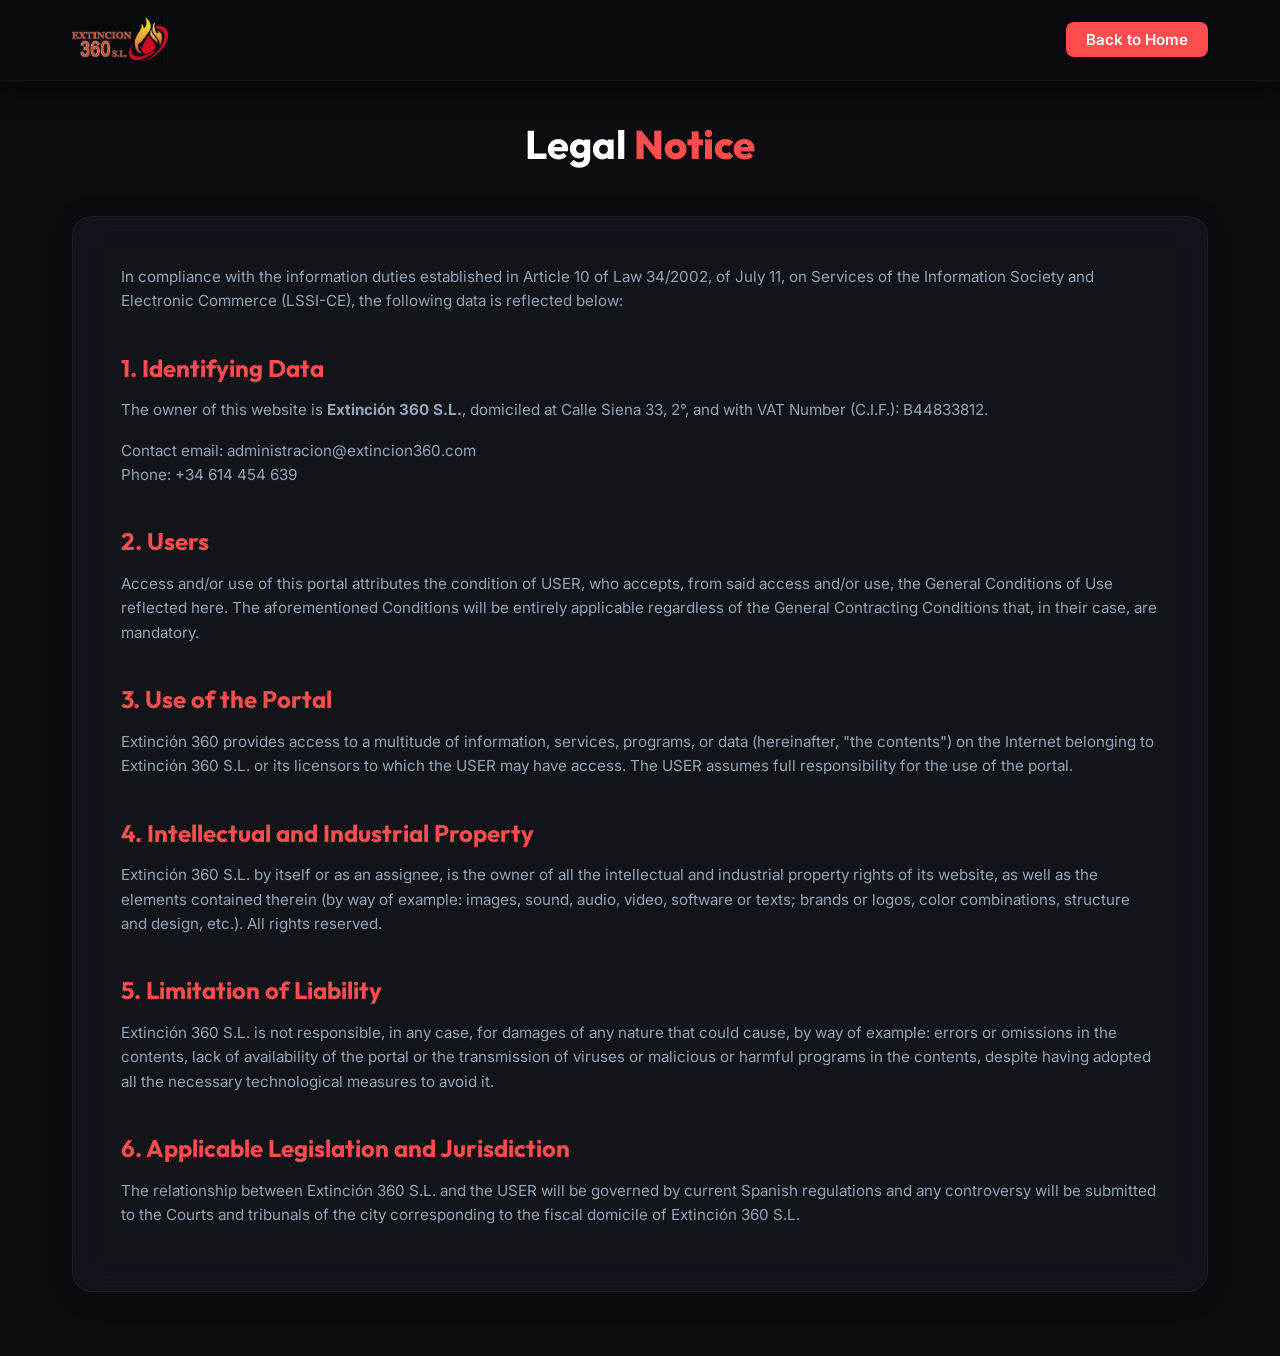
<file: aviso-legal-en.html>
<!DOCTYPE html>
<html lang="en">
<head>
    <meta charset="UTF-8">
    <meta name="viewport" content="width=device-width, initial-scale=1.0">
    <title>Legal Notice | Extinción 360</title>
    <link rel="preconnect" href="https://fonts.googleapis.com">
    <link rel="preconnect" href="https://fonts.gstatic.com" crossorigin>
    <link href="https://fonts.googleapis.com/css2?family=Outfit:wght@300;400;600;800&family=Inter:wght@400;500;700&display=swap" rel="stylesheet">
    <link rel="stylesheet" href="style.css">
    <style>
        .legal-header { padding-top: 120px; padding-bottom: 2rem; }
        .legal-content h2 { margin-top: 2.5rem; margin-bottom: 1rem; color: var(--primary); font-size: 1.5rem; }
        .legal-content p, .legal-content li { margin-bottom: 1rem; color: var(--text-muted); font-size: 0.95rem; }
        .legal-content ul { margin-left: 1.5rem; list-style-type: disc; margin-bottom: 1.5rem; }
    </style>
</head>
<body>
    <header class="header scrolled">
        <div class="container nav-container">
            <a href="index.html" class="logo">
                <img src="img/logo.jpeg" alt="Extinción 360 Logo" class="brand-logo-img" onerror="this.style.display='none'; this.nextElementSibling.style.display='flex';">
                <div class="brand-fallback" style="display: none;">
                    <span class="icon">🔥</span>
                    <span class="text">Extinción<span class="highlight">360</span></span>
                </div>
            </a>
            <nav class="nav-menu">
                <ul class="nav-list">
                    <li><a href="index.html" class="nav-link btn-cta-small">Back to Home</a></li>
                </ul>
            </nav>
        </div>
    </header>

    <section class="section legal-header text-center">
        <div class="container">
            <h1 class="section-title">Legal <span class="highlight">Notice</span></h1>
        </div>
    </section>

    <section class="container" style="margin-bottom: 4rem;">
        <div class="glass-card legal-content p-xl">
            <p>In compliance with the information duties established in Article 10 of Law 34/2002, of July 11, on Services of the Information Society and Electronic Commerce (LSSI-CE), the following data is reflected below:</p>
            
            <h2>1. Identifying Data</h2>
            <p>The owner of this website is <strong>Extinción 360 S.L.</strong>, domiciled at Calle Siena 33, 2°, and with VAT Number (C.I.F.): B44833812.</p>
            <p>Contact email: administracion@extincion360.com<br>Phone: +34 614 454 639</p>

            <h2>2. Users</h2>
            <p>Access and/or use of this portal attributes the condition of USER, who accepts, from said access and/or use, the General Conditions of Use reflected here. The aforementioned Conditions will be entirely applicable regardless of the General Contracting Conditions that, in their case, are mandatory.</p>

            <h2>3. Use of the Portal</h2>
            <p>Extinción 360 provides access to a multitude of information, services, programs, or data (hereinafter, "the contents") on the Internet belonging to Extinción 360 S.L. or its licensors to which the USER may have access. The USER assumes full responsibility for the use of the portal.</p>

            <h2>4. Intellectual and Industrial Property</h2>
            <p>Extinción 360 S.L. by itself or as an assignee, is the owner of all the intellectual and industrial property rights of its website, as well as the elements contained therein (by way of example: images, sound, audio, video, software or texts; brands or logos, color combinations, structure and design, etc.). All rights reserved.</p>

            <h2>5. Limitation of Liability</h2>
            <p>Extinción 360 S.L. is not responsible, in any case, for damages of any nature that could cause, by way of example: errors or omissions in the contents, lack of availability of the portal or the transmission of viruses or malicious or harmful programs in the contents, despite having adopted all the necessary technological measures to avoid it.</p>

            <h2>6. Applicable Legislation and Jurisdiction</h2>
            <p>The relationship between Extinción 360 S.L. and the USER will be governed by current Spanish regulations and any controversy will be submitted to the Courts and tribunals of the city corresponding to the fiscal domicile of Extinción 360 S.L.</p>
        </div>
    </section>
</body>
</html>
</file>
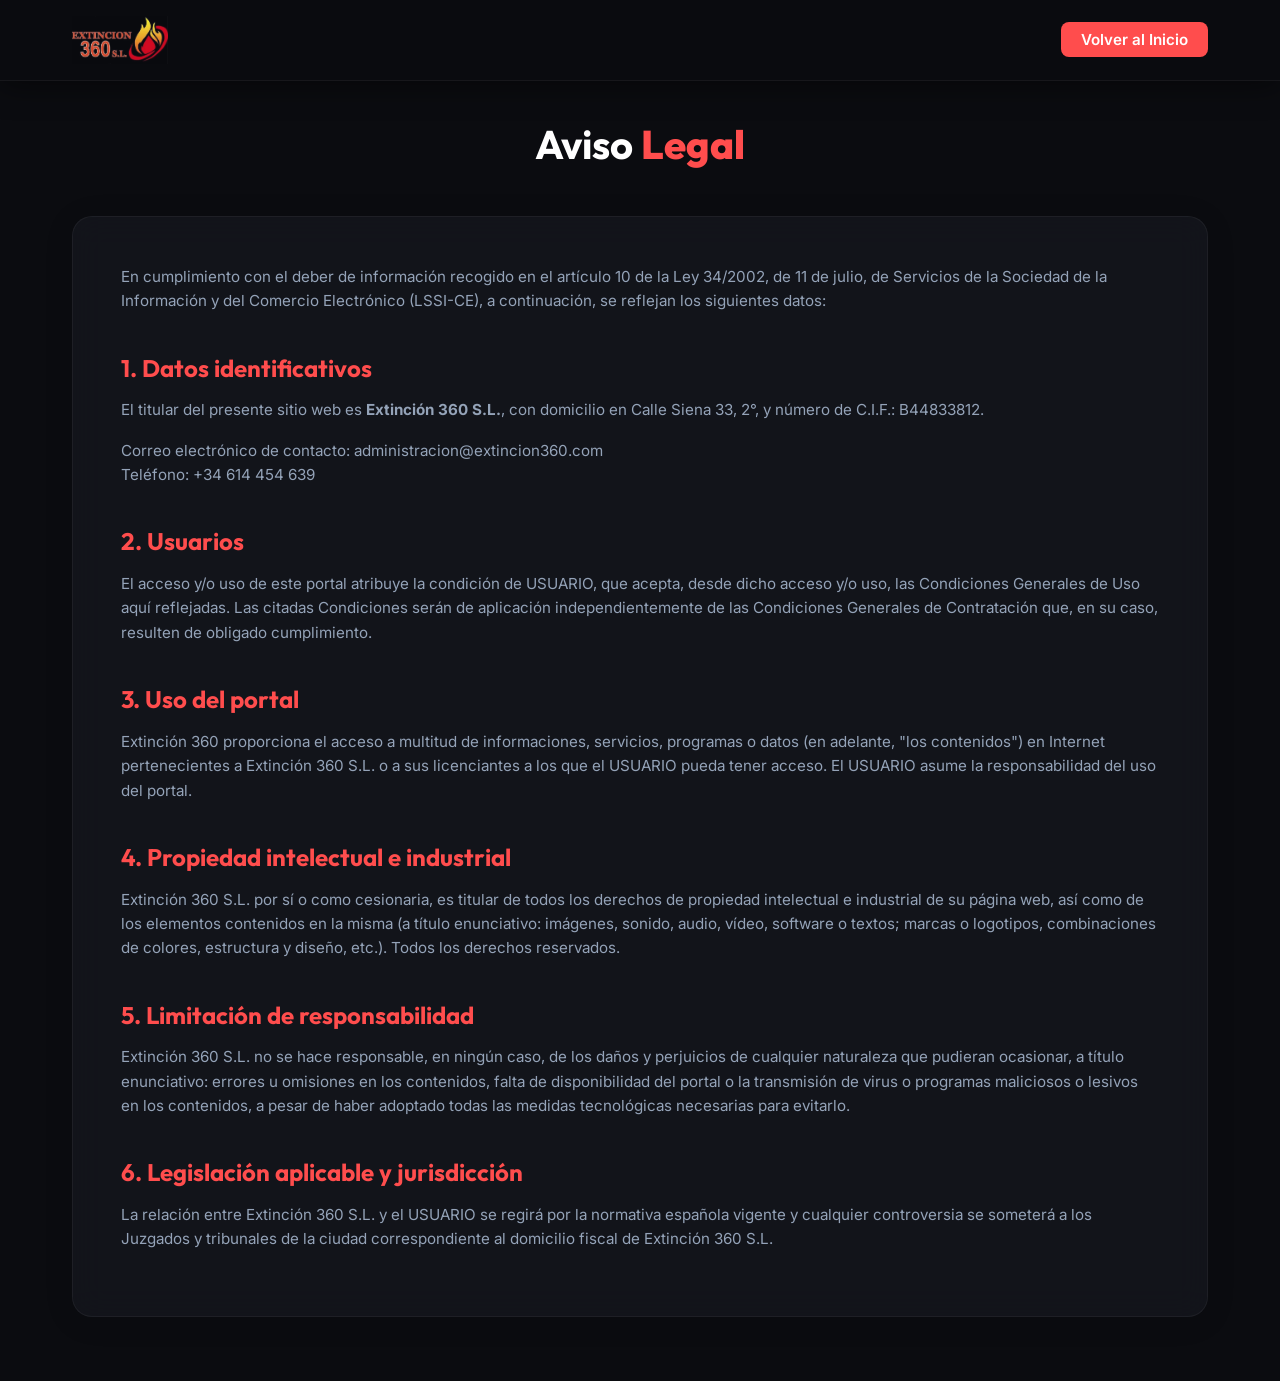
<file: aviso-legal.html>
<!DOCTYPE html>
<html lang="es">
<head>
    <meta charset="UTF-8">
    <meta name="viewport" content="width=device-width, initial-scale=1.0">
    <title>Aviso Legal | Extinción 360</title>
    <link rel="preconnect" href="https://fonts.googleapis.com">
    <link rel="preconnect" href="https://fonts.gstatic.com" crossorigin>
    <link href="https://fonts.googleapis.com/css2?family=Outfit:wght@300;400;600;800&family=Inter:wght@400;500;700&display=swap" rel="stylesheet">
    <link rel="stylesheet" href="style.css">
    <style>
        .legal-header { padding-top: 120px; padding-bottom: 2rem; }
        .legal-content h2 { margin-top: 2.5rem; margin-bottom: 1rem; color: var(--primary); font-size: 1.5rem; }
        .legal-content p, .legal-content li { margin-bottom: 1rem; color: var(--text-muted); font-size: 0.95rem; }
        .legal-content ul { margin-left: 1.5rem; list-style-type: disc; margin-bottom: 1.5rem; }
    </style>
</head>
<body>
    <header class="header scrolled">
        <div class="container nav-container">
            <a href="index.html" class="logo">
                <img src="img/logo.jpeg" alt="Extinción 360 Logo" class="brand-logo-img" onerror="this.style.display='none'; this.nextElementSibling.style.display='flex';">
                <div class="brand-fallback" style="display: none;">
                    <span class="icon">🔥</span>
                    <span class="text">Extinción<span class="highlight">360</span></span>
                </div>
            </a>
            <nav class="nav-menu">
                <ul class="nav-list">
                    <li><a href="index.html" class="nav-link btn-cta-small">Volver al Inicio</a></li>
                </ul>
            </nav>
        </div>
    </header>

    <section class="section legal-header text-center">
        <div class="container">
            <h1 class="section-title">Aviso <span class="highlight">Legal</span></h1>
        </div>
    </section>

    <section class="container" style="margin-bottom: 4rem;">
        <div class="glass-card legal-content p-xl">
            <p>En cumplimiento con el deber de información recogido en el artículo 10 de la Ley 34/2002, de 11 de julio, de Servicios de la Sociedad de la Información y del Comercio Electrónico (LSSI-CE), a continuación, se reflejan los siguientes datos:</p>
            
            <h2>1. Datos identificativos</h2>
            <p>El titular del presente sitio web es <strong>Extinción 360 S.L.</strong>, con domicilio en Calle Siena 33, 2°, y número de C.I.F.: B44833812.</p>
            <p>Correo electrónico de contacto: administracion@extincion360.com<br>Teléfono: +34 614 454 639</p>

            <h2>2. Usuarios</h2>
            <p>El acceso y/o uso de este portal atribuye la condición de USUARIO, que acepta, desde dicho acceso y/o uso, las Condiciones Generales de Uso aquí reflejadas. Las citadas Condiciones serán de aplicación independientemente de las Condiciones Generales de Contratación que, en su caso, resulten de obligado cumplimiento.</p>

            <h2>3. Uso del portal</h2>
            <p>Extinción 360 proporciona el acceso a multitud de informaciones, servicios, programas o datos (en adelante, "los contenidos") en Internet pertenecientes a Extinción 360 S.L. o a sus licenciantes a los que el USUARIO pueda tener acceso. El USUARIO asume la responsabilidad del uso del portal.</p>

            <h2>4. Propiedad intelectual e industrial</h2>
            <p>Extinción 360 S.L. por sí o como cesionaria, es titular de todos los derechos de propiedad intelectual e industrial de su página web, así como de los elementos contenidos en la misma (a título enunciativo: imágenes, sonido, audio, vídeo, software o textos; marcas o logotipos, combinaciones de colores, estructura y diseño, etc.). Todos los derechos reservados.</p>

            <h2>5. Limitación de responsabilidad</h2>
            <p>Extinción 360 S.L. no se hace responsable, en ningún caso, de los daños y perjuicios de cualquier naturaleza que pudieran ocasionar, a título enunciativo: errores u omisiones en los contenidos, falta de disponibilidad del portal o la transmisión de virus o programas maliciosos o lesivos en los contenidos, a pesar de haber adoptado todas las medidas tecnológicas necesarias para evitarlo.</p>

            <h2>6. Legislación aplicable y jurisdicción</h2>
            <p>La relación entre Extinción 360 S.L. y el USUARIO se regirá por la normativa española vigente y cualquier controversia se someterá a los Juzgados y tribunales de la ciudad correspondiente al domicilio fiscal de Extinción 360 S.L.</p>
        </div>
    </section>
</body>
</html>
</file>
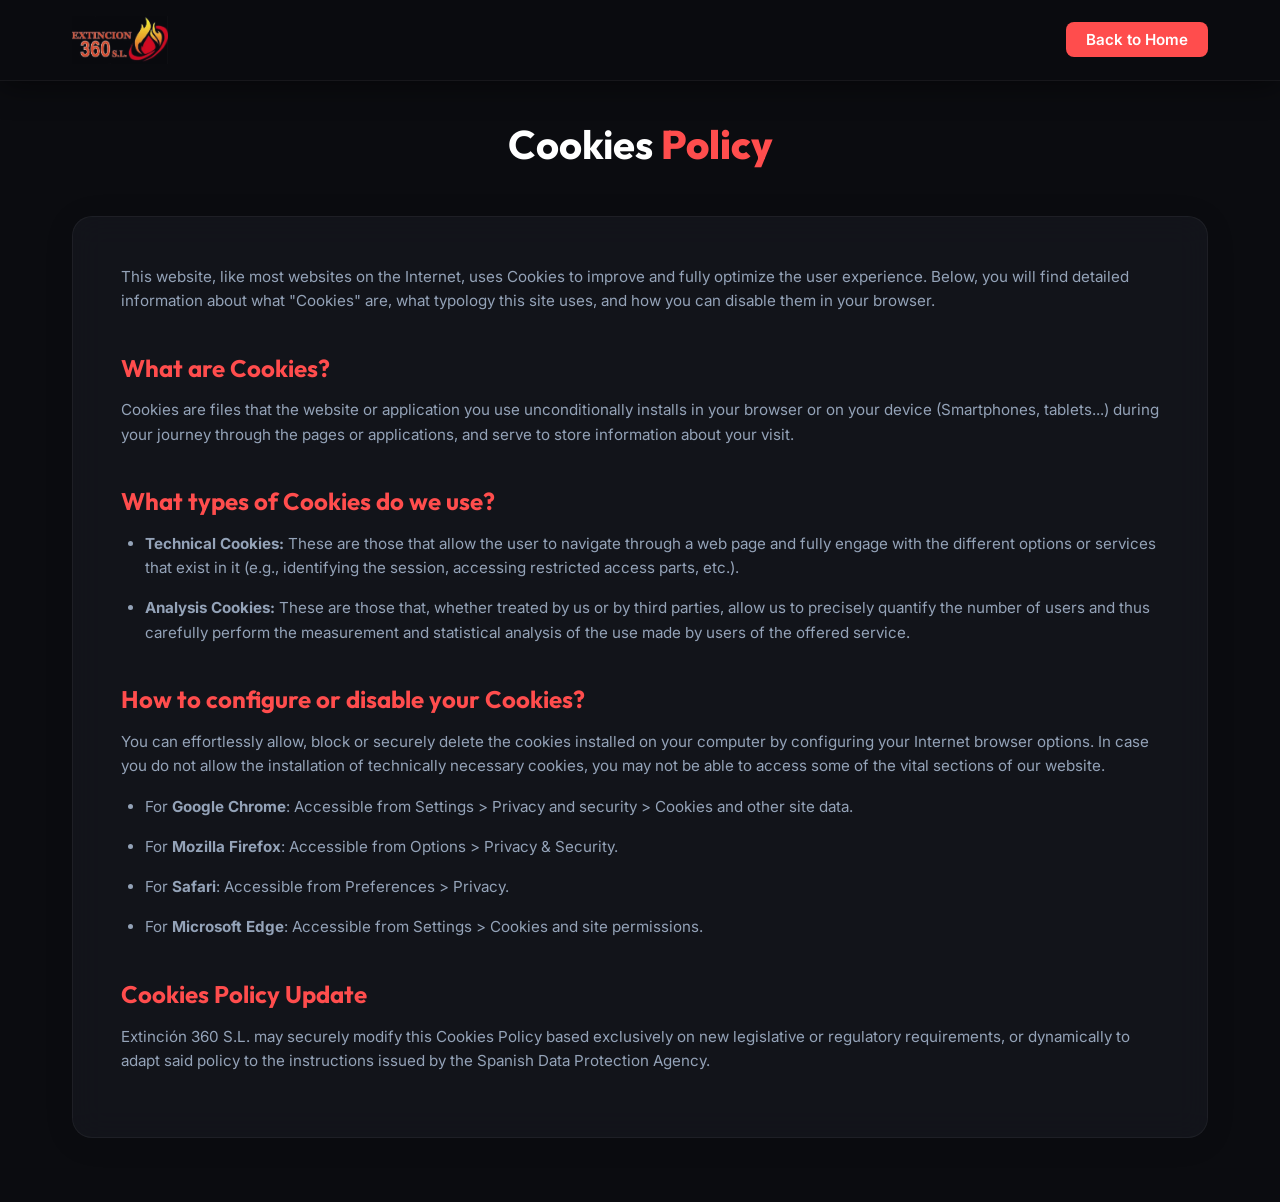
<file: politica-cookies-en.html>
<!DOCTYPE html>
<html lang="en">
<head>
    <meta charset="UTF-8">
    <meta name="viewport" content="width=device-width, initial-scale=1.0">
    <title>Cookies Policy | Extinción 360</title>
    <link rel="preconnect" href="https://fonts.googleapis.com">
    <link rel="preconnect" href="https://fonts.gstatic.com" crossorigin>
    <link href="https://fonts.googleapis.com/css2?family=Outfit:wght@300;400;600;800&family=Inter:wght@400;500;700&display=swap" rel="stylesheet">
    <link rel="stylesheet" href="style.css">
    <style>
        .legal-header { padding-top: 120px; padding-bottom: 2rem; }
        .legal-content h2 { margin-top: 2.5rem; margin-bottom: 1rem; color: var(--primary); font-size: 1.5rem; }
        .legal-content p, .legal-content li { margin-bottom: 1rem; color: var(--text-muted); font-size: 0.95rem; }
        .legal-content ul { margin-left: 1.5rem; list-style-type: disc; margin-bottom: 1.5rem; }
    </style>
</head>
<body>
    <header class="header scrolled">
        <div class="container nav-container">
            <a href="index.html" class="logo">
                <img src="img/logo.jpeg" alt="Extinción 360 Logo" class="brand-logo-img" onerror="this.style.display='none'; this.nextElementSibling.style.display='flex';">
                <div class="brand-fallback" style="display: none;">
                    <span class="icon">🔥</span>
                    <span class="text">Extinción<span class="highlight">360</span></span>
                </div>
            </a>
            <nav class="nav-menu">
                <ul class="nav-list">
                    <li><a href="index.html" class="nav-link btn-cta-small">Back to Home</a></li>
                </ul>
            </nav>
        </div>
    </header>

    <section class="section legal-header text-center">
        <div class="container">
            <h1 class="section-title">Cookies <span class="highlight">Policy</span></h1>
        </div>
    </section>

    <section class="container" style="margin-bottom: 4rem;">
        <div class="glass-card legal-content p-xl">
            <p>This website, like most websites on the Internet, uses Cookies to improve and fully optimize the user experience. Below, you will find detailed information about what "Cookies" are, what typology this site uses, and how you can disable them in your browser.</p>

            <h2>What are Cookies?</h2>
            <p>Cookies are files that the website or application you use unconditionally installs in your browser or on your device (Smartphones, tablets...) during your journey through the pages or applications, and serve to store information about your visit.</p>

            <h2>What types of Cookies do we use?</h2>
            <ul>
                <li><strong>Technical Cookies:</strong> These are those that allow the user to navigate through a web page and fully engage with the different options or services that exist in it (e.g., identifying the session, accessing restricted access parts, etc.).</li>
                <li><strong>Analysis Cookies:</strong> These are those that, whether treated by us or by third parties, allow us to precisely quantify the number of users and thus carefully perform the measurement and statistical analysis of the use made by users of the offered service.</li>
            </ul>

            <h2>How to configure or disable your Cookies?</h2>
            <p>You can effortlessly allow, block or securely delete the cookies installed on your computer by configuring your Internet browser options. In case you do not allow the installation of technically necessary cookies, you may not be able to access some of the vital sections of our website.</p>
            <ul>
                <li>For <strong>Google Chrome</strong>: Accessible from Settings > Privacy and security > Cookies and other site data.</li>
                <li>For <strong>Mozilla Firefox</strong>: Accessible from Options > Privacy & Security.</li>
                <li>For <strong>Safari</strong>: Accessible from Preferences > Privacy.</li>
                <li>For <strong>Microsoft Edge</strong>: Accessible from Settings > Cookies and site permissions.</li>
            </ul>

            <h2>Cookies Policy Update</h2>
            <p>Extinción 360 S.L. may securely modify this Cookies Policy based exclusively on new legislative or regulatory requirements, or dynamically to adapt said policy to the instructions issued by the Spanish Data Protection Agency.</p>
        </div>
    </section>
</body>
</html>
</file>
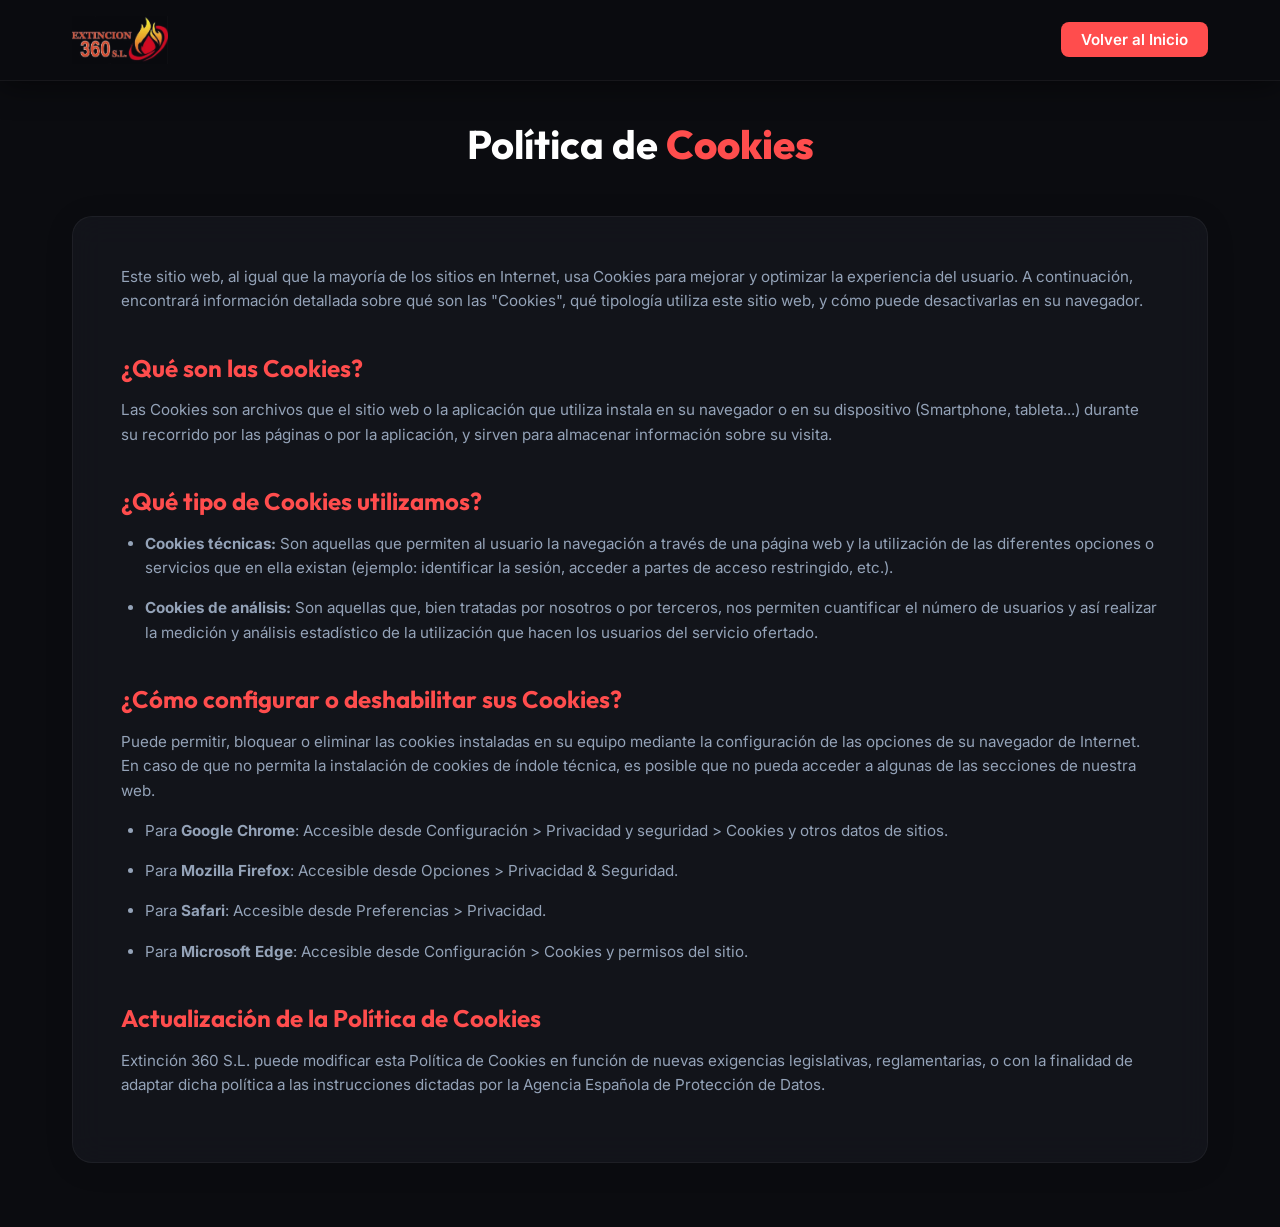
<file: politica-cookies.html>
<!DOCTYPE html>
<html lang="es">
<head>
    <meta charset="UTF-8">
    <meta name="viewport" content="width=device-width, initial-scale=1.0">
    <title>Política de Cookies | Extinción 360</title>
    <link rel="preconnect" href="https://fonts.googleapis.com">
    <link rel="preconnect" href="https://fonts.gstatic.com" crossorigin>
    <link href="https://fonts.googleapis.com/css2?family=Outfit:wght@300;400;600;800&family=Inter:wght@400;500;700&display=swap" rel="stylesheet">
    <link rel="stylesheet" href="style.css">
    <style>
        .legal-header { padding-top: 120px; padding-bottom: 2rem; }
        .legal-content h2 { margin-top: 2.5rem; margin-bottom: 1rem; color: var(--primary); font-size: 1.5rem; }
        .legal-content p, .legal-content li { margin-bottom: 1rem; color: var(--text-muted); font-size: 0.95rem; }
        .legal-content ul { margin-left: 1.5rem; list-style-type: disc; margin-bottom: 1.5rem; }
    </style>
</head>
<body>
    <header class="header scrolled">
        <div class="container nav-container">
            <a href="index.html" class="logo">
                <img src="img/logo.jpeg" alt="Extinción 360 Logo" class="brand-logo-img" onerror="this.style.display='none'; this.nextElementSibling.style.display='flex';">
                <div class="brand-fallback" style="display: none;">
                    <span class="icon">🔥</span>
                    <span class="text">Extinción<span class="highlight">360</span></span>
                </div>
            </a>
            <nav class="nav-menu">
                <ul class="nav-list">
                    <li><a href="index.html" class="nav-link btn-cta-small">Volver al Inicio</a></li>
                </ul>
            </nav>
        </div>
    </header>

    <section class="section legal-header text-center">
        <div class="container">
            <h1 class="section-title">Política de <span class="highlight">Cookies</span></h1>
        </div>
    </section>

    <section class="container" style="margin-bottom: 4rem;">
        <div class="glass-card legal-content p-xl">
            <p>Este sitio web, al igual que la mayoría de los sitios en Internet, usa Cookies para mejorar y optimizar la experiencia del usuario. A continuación, encontrará información detallada sobre qué son las "Cookies", qué tipología utiliza este sitio web, y cómo puede desactivarlas en su navegador.</p>

            <h2>¿Qué son las Cookies?</h2>
            <p>Las Cookies son archivos que el sitio web o la aplicación que utiliza instala en su navegador o en su dispositivo (Smartphone, tableta...) durante su recorrido por las páginas o por la aplicación, y sirven para almacenar información sobre su visita.</p>

            <h2>¿Qué tipo de Cookies utilizamos?</h2>
            <ul>
                <li><strong>Cookies técnicas:</strong> Son aquellas que permiten al usuario la navegación a través de una página web y la utilización de las diferentes opciones o servicios que en ella existan (ejemplo: identificar la sesión, acceder a partes de acceso restringido, etc.).</li>
                <li><strong>Cookies de análisis:</strong> Son aquellas que, bien tratadas por nosotros o por terceros, nos permiten cuantificar el número de usuarios y así realizar la medición y análisis estadístico de la utilización que hacen los usuarios del servicio ofertado.</li>
            </ul>

            <h2>¿Cómo configurar o deshabilitar sus Cookies?</h2>
            <p>Puede permitir, bloquear o eliminar las cookies instaladas en su equipo mediante la configuración de las opciones de su navegador de Internet. En caso de que no permita la instalación de cookies de índole técnica, es posible que no pueda acceder a algunas de las secciones de nuestra web.</p>
            <ul>
                <li>Para <strong>Google Chrome</strong>: Accesible desde Configuración > Privacidad y seguridad > Cookies y otros datos de sitios.</li>
                <li>Para <strong>Mozilla Firefox</strong>: Accesible desde Opciones > Privacidad & Seguridad.</li>
                <li>Para <strong>Safari</strong>: Accesible desde Preferencias > Privacidad.</li>
                <li>Para <strong>Microsoft Edge</strong>: Accesible desde Configuración > Cookies y permisos del sitio.</li>
            </ul>

            <h2>Actualización de la Política de Cookies</h2>
            <p>Extinción 360 S.L. puede modificar esta Política de Cookies en función de nuevas exigencias legislativas, reglamentarias, o con la finalidad de adaptar dicha política a las instrucciones dictadas por la Agencia Española de Protección de Datos.</p>
        </div>
    </section>
</body>
</html>
</file>
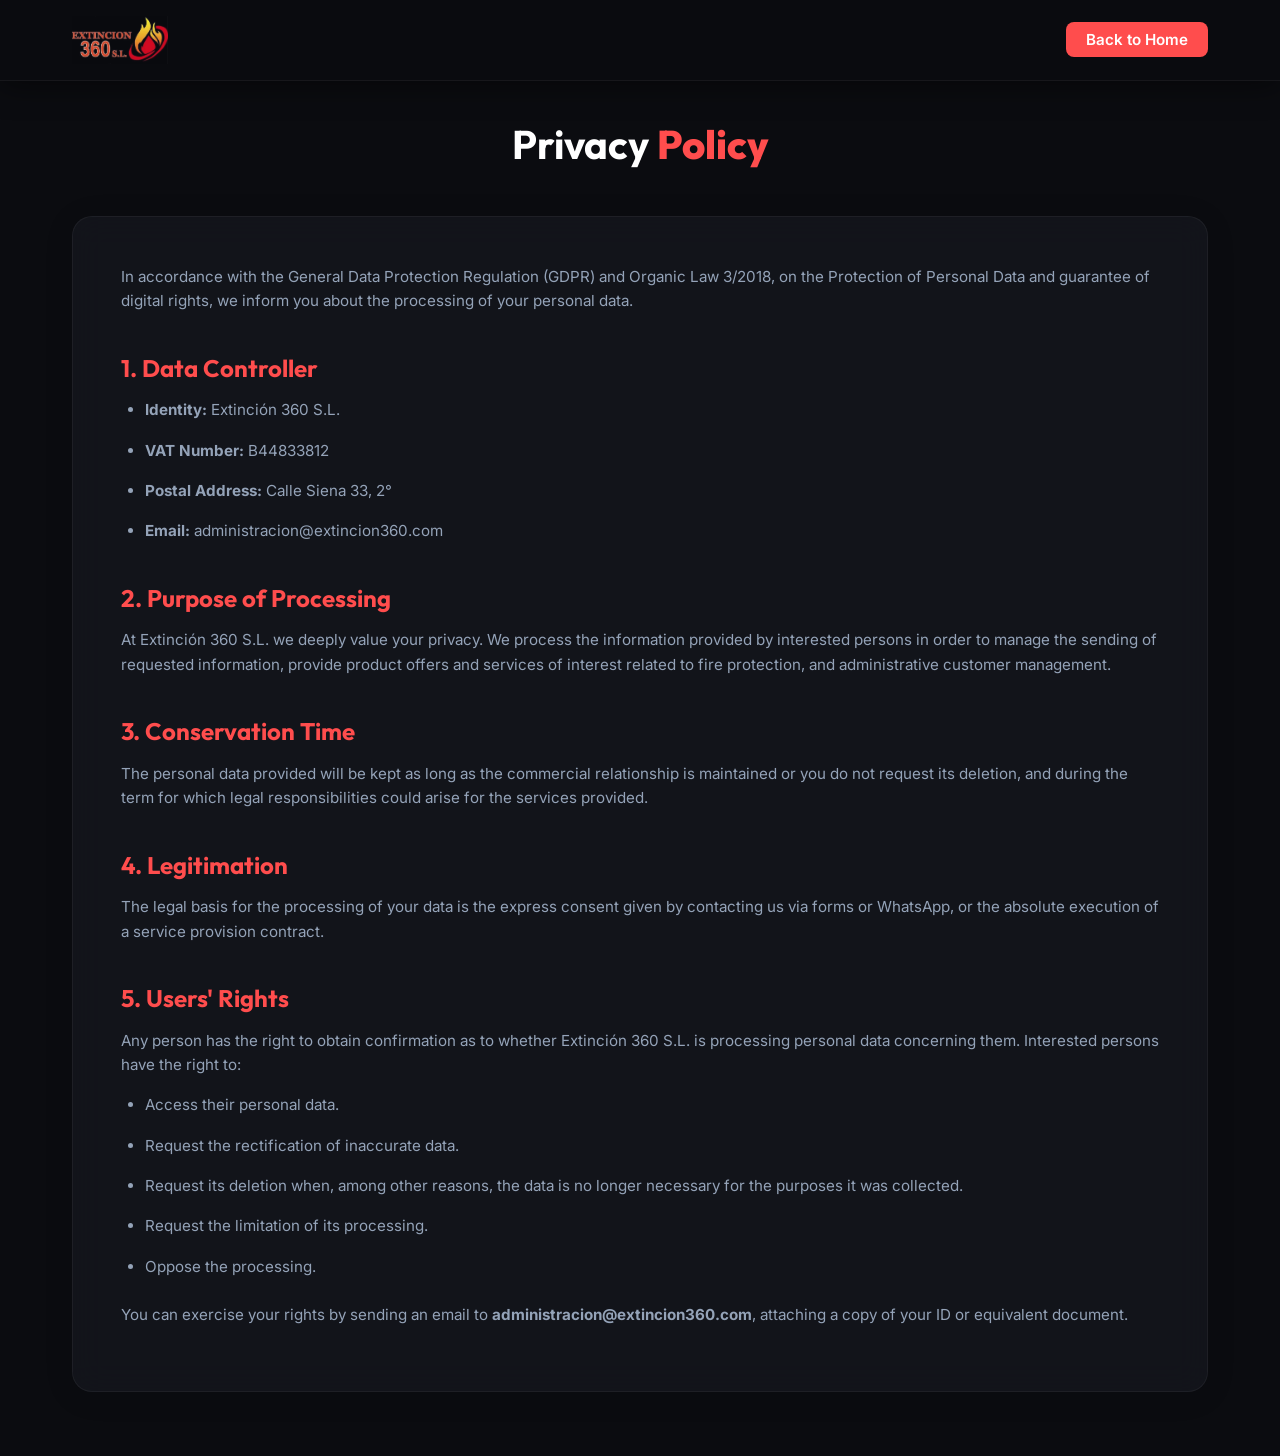
<file: politica-privacidad-en.html>
<!DOCTYPE html>
<html lang="en">
<head>
    <meta charset="UTF-8">
    <meta name="viewport" content="width=device-width, initial-scale=1.0">
    <title>Privacy Policy | Extinción 360</title>
    <link rel="preconnect" href="https://fonts.googleapis.com">
    <link rel="preconnect" href="https://fonts.gstatic.com" crossorigin>
    <link href="https://fonts.googleapis.com/css2?family=Outfit:wght@300;400;600;800&family=Inter:wght@400;500;700&display=swap" rel="stylesheet">
    <link rel="stylesheet" href="style.css">
    <style>
        .legal-header { padding-top: 120px; padding-bottom: 2rem; }
        .legal-content h2 { margin-top: 2.5rem; margin-bottom: 1rem; color: var(--primary); font-size: 1.5rem; }
        .legal-content p, .legal-content li { margin-bottom: 1rem; color: var(--text-muted); font-size: 0.95rem; }
        .legal-content ul { margin-left: 1.5rem; list-style-type: disc; margin-bottom: 1.5rem; }
    </style>
</head>
<body>
    <header class="header scrolled">
        <div class="container nav-container">
            <a href="index.html" class="logo">
                <img src="img/logo.jpeg" alt="Extinción 360 Logo" class="brand-logo-img" onerror="this.style.display='none'; this.nextElementSibling.style.display='flex';">
                <div class="brand-fallback" style="display: none;">
                    <span class="icon">🔥</span>
                    <span class="text">Extinción<span class="highlight">360</span></span>
                </div>
            </a>
            <nav class="nav-menu">
                <ul class="nav-list">
                    <li><a href="index.html" class="nav-link btn-cta-small">Back to Home</a></li>
                </ul>
            </nav>
        </div>
    </header>

    <section class="section legal-header text-center">
        <div class="container">
            <h1 class="section-title">Privacy <span class="highlight">Policy</span></h1>
        </div>
    </section>

    <section class="container" style="margin-bottom: 4rem;">
        <div class="glass-card legal-content p-xl">
            <p>In accordance with the General Data Protection Regulation (GDPR) and Organic Law 3/2018, on the Protection of Personal Data and guarantee of digital rights, we inform you about the processing of your personal data.</p>

            <h2>1. Data Controller</h2>
            <ul>
                <li><strong>Identity:</strong> Extinción 360 S.L.</li>
                <li><strong>VAT Number:</strong> B44833812</li>
                <li><strong>Postal Address:</strong> Calle Siena 33, 2°</li>
                <li><strong>Email:</strong> administracion@extincion360.com</li>
            </ul>

            <h2>2. Purpose of Processing</h2>
            <p>At Extinción 360 S.L. we deeply value your privacy. We process the information provided by interested persons in order to manage the sending of requested information, provide product offers and services of interest related to fire protection, and administrative customer management.</p>

            <h2>3. Conservation Time</h2>
            <p>The personal data provided will be kept as long as the commercial relationship is maintained or you do not request its deletion, and during the term for which legal responsibilities could arise for the services provided.</p>

            <h2>4. Legitimation</h2>
            <p>The legal basis for the processing of your data is the express consent given by contacting us via forms or WhatsApp, or the absolute execution of a service provision contract.</p>

            <h2>5. Users' Rights</h2>
            <p>Any person has the right to obtain confirmation as to whether Extinción 360 S.L. is processing personal data concerning them. Interested persons have the right to:</p>
            <ul>
                <li>Access their personal data.</li>
                <li>Request the rectification of inaccurate data.</li>
                <li>Request its deletion when, among other reasons, the data is no longer necessary for the purposes it was collected.</li>
                <li>Request the limitation of its processing.</li>
                <li>Oppose the processing.</li>
            </ul>
            <p>You can exercise your rights by sending an email to <strong>administracion@extincion360.com</strong>, attaching a copy of your ID or equivalent document.</p>
        </div>
    </section>
</body>
</html>
</file>
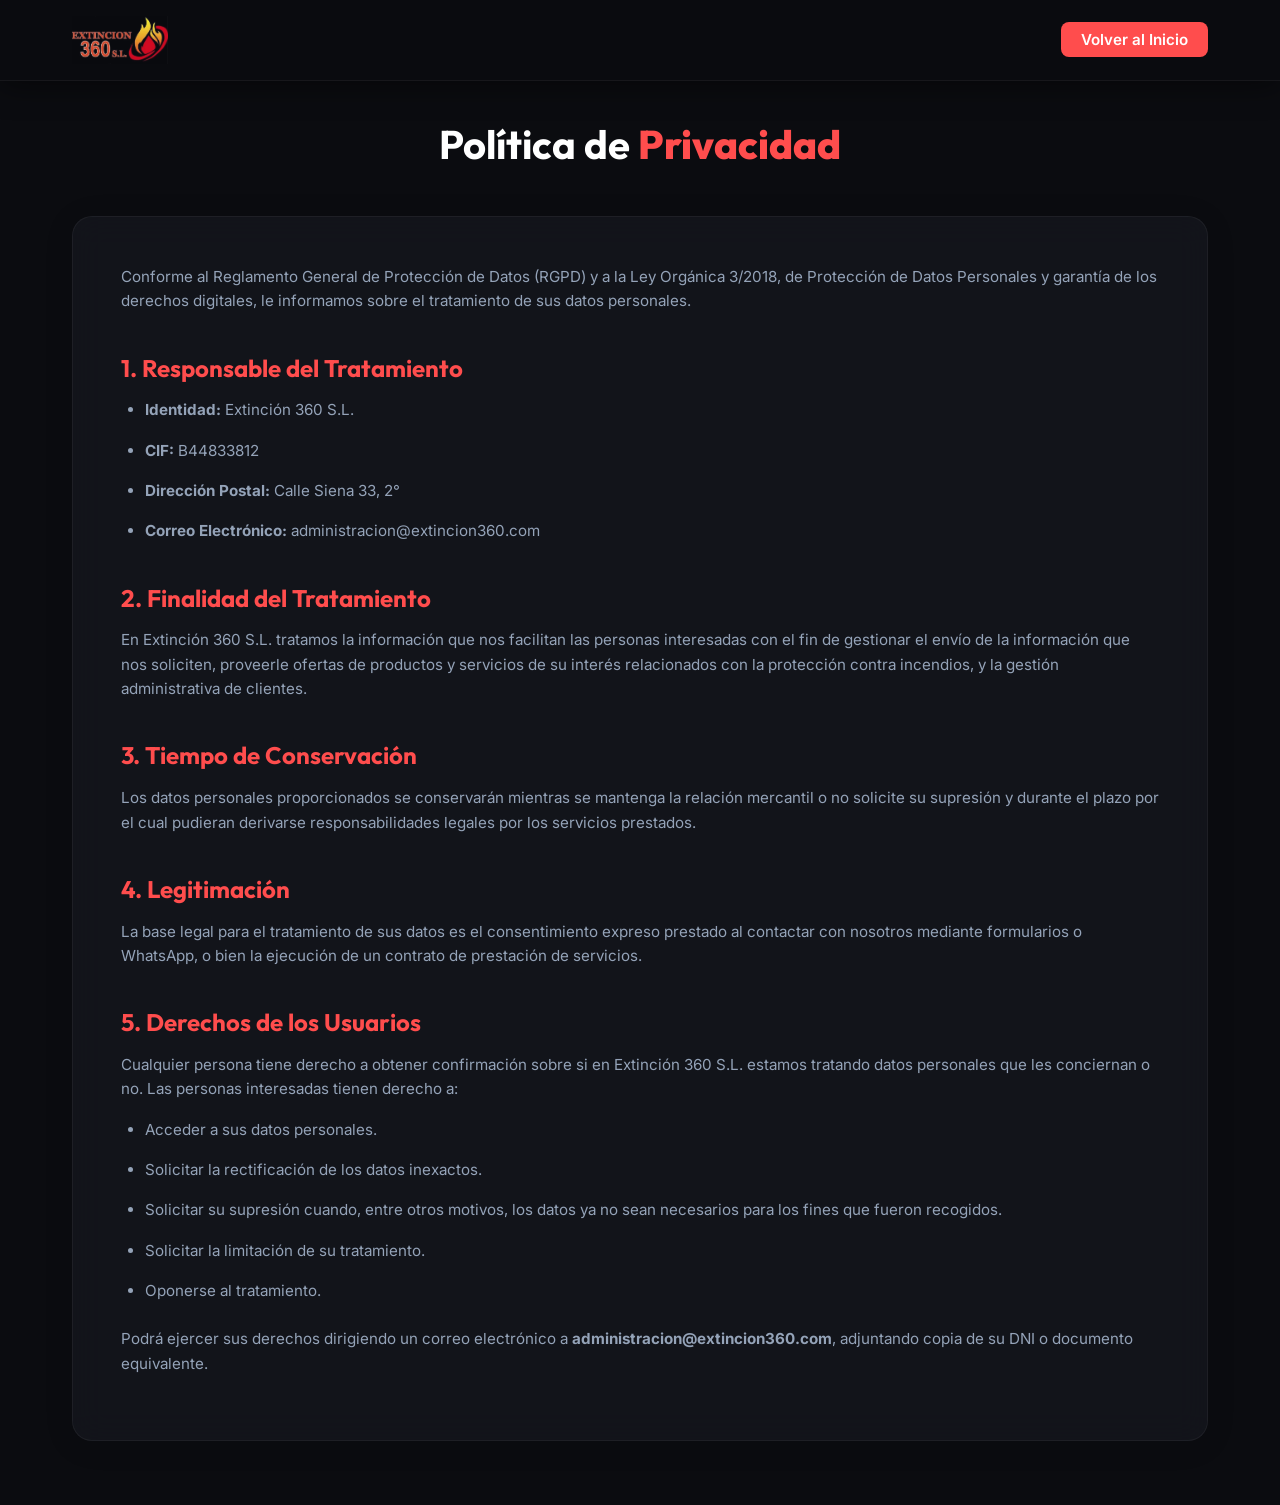
<file: politica-privacidad.html>
<!DOCTYPE html>
<html lang="es">
<head>
    <meta charset="UTF-8">
    <meta name="viewport" content="width=device-width, initial-scale=1.0">
    <title>Política de Privacidad | Extinción 360</title>
    <link rel="preconnect" href="https://fonts.googleapis.com">
    <link rel="preconnect" href="https://fonts.gstatic.com" crossorigin>
    <link href="https://fonts.googleapis.com/css2?family=Outfit:wght@300;400;600;800&family=Inter:wght@400;500;700&display=swap" rel="stylesheet">
    <link rel="stylesheet" href="style.css">
    <style>
        .legal-header { padding-top: 120px; padding-bottom: 2rem; }
        .legal-content h2 { margin-top: 2.5rem; margin-bottom: 1rem; color: var(--primary); font-size: 1.5rem; }
        .legal-content p, .legal-content li { margin-bottom: 1rem; color: var(--text-muted); font-size: 0.95rem; }
        .legal-content ul { margin-left: 1.5rem; list-style-type: disc; margin-bottom: 1.5rem; }
    </style>
</head>
<body>
    <header class="header scrolled">
        <div class="container nav-container">
            <a href="index.html" class="logo">
                <img src="img/logo.jpeg" alt="Extinción 360 Logo" class="brand-logo-img" onerror="this.style.display='none'; this.nextElementSibling.style.display='flex';">
                <div class="brand-fallback" style="display: none;">
                    <span class="icon">🔥</span>
                    <span class="text">Extinción<span class="highlight">360</span></span>
                </div>
            </a>
            <nav class="nav-menu">
                <ul class="nav-list">
                    <li><a href="index.html" class="nav-link btn-cta-small">Volver al Inicio</a></li>
                </ul>
            </nav>
        </div>
    </header>

    <section class="section legal-header text-center">
        <div class="container">
            <h1 class="section-title">Política de <span class="highlight">Privacidad</span></h1>
        </div>
    </section>

    <section class="container" style="margin-bottom: 4rem;">
        <div class="glass-card legal-content p-xl">
            <p>Conforme al Reglamento General de Protección de Datos (RGPD) y a la Ley Orgánica 3/2018, de Protección de Datos Personales y garantía de los derechos digitales, le informamos sobre el tratamiento de sus datos personales.</p>

            <h2>1. Responsable del Tratamiento</h2>
            <ul>
                <li><strong>Identidad:</strong> Extinción 360 S.L.</li>
                <li><strong>CIF:</strong> B44833812</li>
                <li><strong>Dirección Postal:</strong> Calle Siena 33, 2°</li>
                <li><strong>Correo Electrónico:</strong> administracion@extincion360.com</li>
            </ul>

            <h2>2. Finalidad del Tratamiento</h2>
            <p>En Extinción 360 S.L. tratamos la información que nos facilitan las personas interesadas con el fin de gestionar el envío de la información que nos soliciten, proveerle ofertas de productos y servicios de su interés relacionados con la protección contra incendios, y la gestión administrativa de clientes.</p>

            <h2>3. Tiempo de Conservación</h2>
            <p>Los datos personales proporcionados se conservarán mientras se mantenga la relación mercantil o no solicite su supresión y durante el plazo por el cual pudieran derivarse responsabilidades legales por los servicios prestados.</p>

            <h2>4. Legitimación</h2>
            <p>La base legal para el tratamiento de sus datos es el consentimiento expreso prestado al contactar con nosotros mediante formularios o WhatsApp, o bien la ejecución de un contrato de prestación de servicios.</p>

            <h2>5. Derechos de los Usuarios</h2>
            <p>Cualquier persona tiene derecho a obtener confirmación sobre si en Extinción 360 S.L. estamos tratando datos personales que les conciernan o no. Las personas interesadas tienen derecho a:</p>
            <ul>
                <li>Acceder a sus datos personales.</li>
                <li>Solicitar la rectificación de los datos inexactos.</li>
                <li>Solicitar su supresión cuando, entre otros motivos, los datos ya no sean necesarios para los fines que fueron recogidos.</li>
                <li>Solicitar la limitación de su tratamiento.</li>
                <li>Oponerse al tratamiento.</li>
            </ul>
            <p>Podrá ejercer sus derechos dirigiendo un correo electrónico a <strong>administracion@extincion360.com</strong>, adjuntando copia de su DNI o documento equivalente.</p>
        </div>
    </section>
</body>
</html>
</file>
<file: style.css>
/* ==================================
   VARS & TOKENS
   ================================== */
:root {
  /* Colors */
  --bg-color: #0b0c10;
  --bg-color-alt: #12141a;
  --text-main: #e2e8f0;
  --text-muted: #94a3b8;
  
  --primary: #ff4d4d;
  --primary-hover: #ff3333;
  --accent: #ff8c42;
  
  --card-bg: rgba(30, 33, 43, 0.4);
  --card-border: rgba(255, 255, 255, 0.05);
  
  /* Fonts */
  --font-heading: 'Outfit', sans-serif;
  --font-body: 'Inter', sans-serif;
  
  /* Utilities */
  --transition: all 0.3s cubic-bezier(0.25, 0.8, 0.25, 1);
  --radius: 12px;
  --radius-lg: 20px;
}

/* ==================================
   RESET & BASE 
   ================================== */
* {
  margin: 0;
  padding: 0;
  box-sizing: border-box;
}

html {
  scroll-behavior: smooth;
  scroll-padding-top: 80px; 
}

body {
  font-family: var(--font-body);
  background-color: var(--bg-color);
  color: var(--text-main);
  line-height: 1.6;
  overflow-x: hidden;
}

h1, h2, h3, h4 {
  font-family: var(--font-heading);
  line-height: 1.2;
}

a {
  text-decoration: none;
  color: inherit;
  transition: var(--transition);
}

ul {
  list-style: none;
}

img {
  max-width: 100%;
  display: block;
}

/* ==================================
   UTILITIES
   ================================== */
.container {
  max-width: 1200px;
  margin: 0 auto;
  padding: 0 2rem;
}

.section {
  padding: 6rem 0;
}

.bg-darker {
  background-color: var(--bg-color-alt);
}

.text-center {
  text-align: center;
}

.highlight {
  color: var(--primary);
  font-weight: 800;
}

.highlight-gradient {
  background: linear-gradient(135deg, var(--primary), var(--accent));
  -webkit-background-clip: text;
  background-clip: text;
  -webkit-text-fill-color: transparent;
  font-weight: 800;
}

.section-tag {
  display: inline-block;
  padding: 0.25rem 1rem;
  background: rgba(255, 77, 77, 0.1);
  color: var(--primary);
  border-radius: 20px;
  font-weight: 600;
  font-size: 0.85rem;
  text-transform: uppercase;
  letter-spacing: 1px;
  margin-bottom: 1rem;
}

.section-title {
  font-size: 2.5rem;
  margin-bottom: 1rem;
  color: #fff;
}

/* Buttons */
.btn {
  display: inline-flex;
  align-items: center;
  justify-content: center;
  padding: 0.875rem 2rem;
  border-radius: var(--radius);
  font-weight: 600;
  font-family: var(--font-heading);
  cursor: pointer;
  transition: var(--transition);
  border: none;
  font-size: 1rem;
}

.btn-primary {
  background: linear-gradient(135deg, var(--primary), var(--accent));
  color: #fff;
  box-shadow: 0 4px 15px rgba(255, 77, 77, 0.3);
}

.btn-primary:hover {
  transform: translateY(-2px);
  box-shadow: 0 6px 20px rgba(255, 77, 77, 0.4);
}

.btn-secondary {
  background: rgba(255, 255, 255, 0.05);
  color: #fff;
  border: 1px solid var(--card-border);
  backdrop-filter: blur(10px);
}

.btn-secondary:hover {
  background: rgba(255, 255, 255, 0.1);
  transform: translateY(-2px);
}

.w-full {
  width: 100%;
}

/* Glassmorphism */
.glass-card {
  background: var(--card-bg);
  backdrop-filter: blur(16px);
  -webkit-backdrop-filter: blur(16px);
  border: 1px solid var(--card-border);
  border-radius: var(--radius-lg);
  box-shadow: 0 4px 30px rgba(0, 0, 0, 0.1);
}

/* ==================================
   HEADER & NAV 
   ================================== */
.header {
  position: fixed;
  top: 0;
  left: 0;
  width: 100%;
  z-index: 1000;
  transition: var(--transition);
  padding: 1.5rem 0;
}

.header.scrolled {
  padding: 1rem 0;
  background: rgba(11, 12, 16, 0.9);
  backdrop-filter: blur(10px);
  -webkit-backdrop-filter: blur(10px);
  border-bottom: 1px solid var(--card-border);
  box-shadow: 0 4px 30px rgba(0, 0, 0, 0.5);
}

.nav-container {
  display: flex;
  justify-content: space-between;
  align-items: center;
}

.logo {
  display: flex;
  align-items: center;
  gap: 0.5rem;
  font-size: 1.5rem;
  font-weight: 800;
  font-family: var(--font-heading);
  color: #fff;
}

.brand-logo-img {
  max-height: 48px;
  width: auto;
  object-fit: contain;
  mix-blend-mode: screen; /* Integrates black backgrounds smoothly into dark themes */
  transition: transform 0.3s ease;
}

.brand-logo-img:hover {
  transform: scale(1.05); /* Added slight interactions */
}

.brand-fallback {
  display: flex;
  align-items: center;
  gap: 0.5rem;
}

.mt-1 {
  margin-top: 0.5rem;
}

.nav-list {
  display: flex;
  align-items: center;
  gap: 2rem;
}

.lang-selector {
  display: flex;
  align-items: center;
  gap: 0.5rem;
  background: rgba(255, 255, 255, 0.05);
  padding: 0.25rem 0.5rem;
  border-radius: 20px;
  border: 1px solid var(--card-border);
}

.lang-btn {
  cursor: pointer;
  font-size: 1.2rem;
  opacity: 0.4;
  transition: var(--transition);
  filter: grayscale(100%);
}

.lang-btn:hover {
  transform: scale(1.1);
  opacity: 0.8;
}

.lang-btn.active {
  opacity: 1;
  filter: grayscale(0%);
  transform: scale(1.1);
}

.nav-link {
  font-weight: 500;
  font-size: 0.95rem;
  color: var(--text-main);
  position: relative;
}

.nav-link:hover {
  color: var(--primary);
}

.btn-cta-small {
  background: var(--primary);
  color: #fff;
  padding: 0.5rem 1.25rem;
  border-radius: 8px;
  font-weight: 600;
}
.btn-cta-small:hover {
  background: var(--primary-hover);
  color: #fff;
}

/* ==================================
   HERO 
   ================================== */
.hero {
  position: relative;
  min-height: 100vh;
  display: flex;
  align-items: center;
  padding-top: 5rem;
  overflow: hidden;
}

.hero-bg {
  position: absolute;
  top: 0;
  left: 0;
  width: 100%;
  height: 100%;
  z-index: -1;
}

.hero-img {
  width: 100%;
  height: 100%;
  object-fit: cover;
  transform: scale(1.05); /* Slight scale for potential parallax */
}

.hero-overlay {
  position: absolute;
  top: 0;
  left: 0;
  width: 100%;
  height: 100%;
  background: linear-gradient(
    to right, 
    rgba(11, 12, 16, 0.9) 0%, 
    rgba(11, 12, 16, 0.7) 50%,
    rgba(11, 12, 16, 0.4) 100%
  );
}

.hero-content {
  max-width: 650px;
}

.hero-title {
  font-size: 4rem;
  margin-bottom: 1.5rem;
  color: #fff;
}

.hero-subtitle {
  font-size: 1.2rem;
  color: var(--text-muted);
  margin-bottom: 2.5rem;
  font-weight: 400;
}

.hero-buttons {
  display: flex;
  gap: 1rem;
}

/* ==================================
   ABOUT 
   ================================== */
.about-grid {
  display: grid;
  grid-template-columns: 1fr 1fr;
  gap: 4rem;
  align-items: center;
}

.stats-container {
  display: flex;
  gap: 2rem;
  margin-top: 2rem;
  padding-top: 2rem;
  border-top: 1px solid var(--card-border);
}

.stat-box {
  display: flex;
  flex-direction: column;
}

.stat-number {
  font-size: 2rem;
  font-weight: 800;
  color: var(--primary);
  font-family: var(--font-heading);
}

.stat-text {
  font-size: 0.85rem;
  color: var(--text-muted);
  text-transform: uppercase;
  letter-spacing: 1px;
}

.image-wrapper {
  position: relative;
  padding: 1rem;
}

.rounded-img {
  border-radius: var(--radius);
  /* Slight desaturation for mood */
  filter: contrast(1.1) brightness(0.9); 
}

.floating-badge {
  position: absolute;
  bottom: -1.5rem;
  left: -1.5rem;
  background: rgba(20, 22, 28, 0.9);
  backdrop-filter: blur(10px);
  border: 1px solid var(--card-border);
  padding: 1rem 1.5rem;
  border-radius: var(--radius);
  display: flex;
  align-items: center;
  gap: 1rem;
  font-weight: 600;
  box-shadow: 0 10px 30px rgba(0,0,0,0.5);
}

.badge-icon {
  background: var(--primary);
  color: #fff;
  width: 24px;
  height: 24px;
  border-radius: 50%;
  display: flex;
  align-items: center;
  justify-content: center;
  font-size: 0.8rem;
}

/* ==================================
   SERVICES 
   ================================== */
.section-header {
  max-width: 600px;
  margin: 0 auto 4rem auto;
}

.services-grid {
  display: grid;
  grid-template-columns: repeat(auto-fit, minmax(320px, 1fr));
  gap: 2rem;
}

.service-card {
  overflow: hidden;
  transition: var(--transition);
  display: flex;
  flex-direction: column;
}

.service-card:hover {
  transform: translateY(-10px);
  border-color: rgba(255, 77, 77, 0.3);
  box-shadow: 0 10px 40px rgba(0,0,0,0.4);
}

.service-img-container {
  height: 200px;
  overflow: hidden;
}

.service-img {
  width: 100%;
  height: 100%;
  object-fit: cover;
  transition: var(--transition);
}

.service-card:hover .service-img {
  transform: scale(1.1);
}

.service-content {
  padding: 2rem;
  display: flex;
  flex-direction: column;
  flex-grow: 1;
}

.service-title {
  font-size: 1.5rem;
  margin-bottom: 1rem;
  color: #fff;
}

.service-content p {
  color: var(--text-muted);
  font-size: 0.95rem;
  margin-bottom: 2rem;
  flex-grow: 1;
}

.service-link {
  color: var(--primary);
  font-weight: 600;
  display: inline-flex;
  align-items: center;
  gap: 0.5rem;
  font-size: 0.9rem;
}

.service-link:hover {
  color: var(--primary-hover);
  gap: 0.75rem; /* Animates arrow */
}

/* ==================================
   CONTACT 
   ================================== */
.contact-grid {
  display: grid;
  grid-template-columns: 1fr 1.2fr;
  gap: 4rem;
}

.contact-details {
  margin-top: 2rem;
  display: flex;
  flex-direction: column;
  gap: 1.5rem;
}

.contact-details li {
  display: flex;
  gap: 1rem;
  align-items: flex-start;
}

.contact-icon {
  font-size: 1.5rem;
  background: rgba(255, 255, 255, 0.05);
  padding: 0.75rem;
  border-radius: var(--radius);
  border: 1px solid var(--card-border);
}

.contact-text {
  display: flex;
  flex-direction: column;
}

.contact-text strong {
  color: #fff;
  font-weight: 600;
  margin-bottom: 0.25rem;
}

.contact-text span {
  color: var(--text-muted);
  font-size: 0.95rem;
}

.p-xl {
  padding: 3rem;
}

.contact-form {
  display: flex;
  flex-direction: column;
  gap: 1.5rem;
}

.form-row {
  display: grid;
  grid-template-columns: 1fr 1fr;
  gap: 1.5rem;
}

.form-group {
  display: flex;
  flex-direction: column;
  gap: 0.5rem;
}

.form-group label {
  font-size: 0.85rem;
  font-weight: 500;
  color: var(--text-muted);
}

.form-group input,
.form-group textarea {
  background: rgba(0, 0, 0, 0.2);
  border: 1px solid var(--card-border);
  border-radius: 8px;
  padding: 0.875rem 1rem;
  color: #fff;
  font-family: var(--font-body);
  transition: var(--transition);
}

.form-group input:focus,
.form-group textarea:focus {
  outline: none;
  border-color: var(--primary);
  background: rgba(0, 0, 0, 0.4);
}

/* ==================================
   FOOTER 
   ================================== */
.footer {
  background-color: #06070a;
  border-top: 1px solid var(--card-border);
  padding-top: 4rem;
}

.footer-content {
  display: flex;
  justify-content: space-between;
  align-items: center;
  margin-bottom: 3rem;
  flex-wrap: wrap;
  gap: 2rem;
}

.footer-logo .logo {
  margin-bottom: 1rem;
}

.footer-desc {
  color: var(--text-muted);
  font-size: 0.9rem;
}

.footer-links ul {
  display: flex;
  gap: 2rem;
}

.footer-links a {
  color: var(--text-muted);
  font-size: 0.9rem;
}

.footer-links a:hover {
  color: var(--primary);
}

.footer-bottom {
  text-align: center;
  padding: 1.5rem 0;
  border-top: 1px solid rgba(255,255,255,0.05);
  color: var(--text-muted);
  font-size: 0.85rem;
}

/* ==================================
   WHATSAPP FLOAT
   ================================== */
.whatsapp-float {
  position: fixed;
  bottom: 30px;
  right: 30px;
  background-color: #25d366;
  color: #fff;
  border-radius: 50px;
  padding: 0.5rem 1.25rem 0.5rem 0.6rem;
  box-shadow: 0 4px 20px rgba(37, 211, 102, 0.4);
  z-index: 1000;
  display: flex;
  align-items: center;
  gap: 0.75rem;
  transition: var(--transition);
}

.whatsapp-float:hover {
  transform: translateY(-5px) scale(1.05);
  box-shadow: 0 6px 25px rgba(37, 211, 102, 0.6);
  background-color: #1ebe57;
}

.whatsapp-icon-bg {
  display: flex;
  align-items: center;
  justify-content: center;
}

.whatsapp-text {
  display: flex;
  flex-direction: column;
  line-height: 1.2;
}

.whatsapp-text span {
  font-size: 0.75rem;
  opacity: 0.9;
}

.whatsapp-text strong {
  font-size: 0.95rem;
  font-weight: 700;
  font-family: var(--font-heading);
}

@media (max-width: 768px) {
  .whatsapp-float {
    bottom: 20px;
    right: 20px;
    padding: 0.5rem 1rem 0.5rem 0.5rem;
  }
  .whatsapp-text span {
    display: none;
  }
  .whatsapp-text strong {
    font-size: 0.85rem;
  }
}

/* ==================================
   ANIMATIONS & SCROLL REVEAL 
   ================================== */
.fade-in-up {
  opacity: 0;
  transform: translateY(40px);
  transition: opacity 0.8s ease-out, transform 0.8s ease-out;
}

.fade-in-left {
  opacity: 0;
  transform: translateX(-40px);
  transition: opacity 0.8s ease-out, transform 0.8s ease-out;
}

.fade-in-right {
  opacity: 0;
  transform: translateX(40px);
  transition: opacity 0.8s ease-out, transform 0.8s ease-out;
}

.is-visible {
  opacity: 1;
  transform: translate(0);
}

/* ==================================
   RESPONSIVE 
   ================================== */
@media (max-width: 992px) {
  .hero-title { font-size: 3rem; }
  .about-grid, .contact-grid {
    grid-template-columns: 1fr;
    gap: 3rem;
  }
  .image-wrapper { margin-top: 2rem; }
}

@media (max-width: 768px) {
  .hero-title { font-size: 2.5rem; }
  .nav-list { display: none; /* In a real scenario add hamburger menu */ }
  .form-row { grid-template-columns: 1fr; }
  .p-xl { padding: 2rem; }
  .floating-badge {
    bottom: -1rem;
    left: 0rem;
    padding: 0.75rem 1rem;
  }
}

/* ==================================
   GALLERY SLIDER
   ================================== */
.gallery {
  padding-bottom: 4rem;
}

.slider-wrapper {
  position: relative;
  width: 100%;
  height: 520px;
  overflow: hidden;
  margin-top: 2rem;
  box-shadow: 0 20px 40px rgba(0, 0, 0, 0.6);
  border: 1px solid var(--card-border);
  border-radius: var(--radius-lg);
}

.slider-container {
  position: relative;
  width: 100%;
  height: 100%;
  display: flex;
  transition: transform 0.8s cubic-bezier(0.4, 0, 0.2, 1);
}

.slide {
  flex: 0 0 100%;
  width: 100%;
  height: 100%;
  position: relative;
  opacity: 1;
  visibility: visible;
  z-index: 1;
}

.slide.active {
  z-index: 2;
}

.slide-img {
  width: 100%;
  height: 100%;
  object-fit: cover;
  transform: scale(1.02);
  transition: transform 5.5s cubic-bezier(0.1, 0.8, 0.3, 1);
}

.slide.active .slide-img {
  transform: scale(1.08);
}

.slide-caption {
  position: absolute;
  bottom: 40px;
  left: 40px;
  right: auto;
  max-width: 480px;
  padding: 2rem;
  background: rgba(18, 20, 26, 0.75);
  backdrop-filter: blur(16px);
  -webkit-backdrop-filter: blur(16px);
  border: 1px solid rgba(255, 255, 255, 0.08);
  border-radius: var(--radius);
  box-shadow: 0 10px 30px rgba(0, 0, 0, 0.5);
  z-index: 3;
  opacity: 0;
  transform: translateY(20px);
  transition: opacity 0.8s cubic-bezier(0.25, 0.8, 0.25, 1) 0.3s, 
              transform 0.8s cubic-bezier(0.25, 0.8, 0.25, 1) 0.3s;
}

.slide.active .slide-caption {
  opacity: 1;
  transform: translateY(0);
}

.slide-caption h3 {
  font-size: 1.6rem;
  color: #fff;
  margin-bottom: 0.5rem;
  font-weight: 600;
}

.slide-caption p {
  color: var(--text-muted);
  font-size: 0.95rem;
  line-height: 1.5;
}

/* Controls */
.slider-btn {
  position: absolute;
  top: 50%;
  transform: translateY(-50%);
  width: 54px;
  height: 54px;
  border-radius: 50%;
  background: rgba(18, 20, 26, 0.6);
  border: 1px solid rgba(255, 255, 255, 0.1);
  color: #fff;
  display: flex;
  align-items: center;
  justify-content: center;
  cursor: pointer;
  z-index: 10;
  backdrop-filter: blur(8px);
  -webkit-backdrop-filter: blur(8px);
  transition: var(--transition);
  box-shadow: 0 4px 15px rgba(0, 0, 0, 0.3);
}

.slider-btn:hover {
  background: var(--primary);
  border-color: var(--primary);
  box-shadow: 0 6px 20px rgba(255, 77, 77, 0.4);
  transform: translateY(-50%) scale(1.08);
}

.slider-btn:active {
  transform: translateY(-50%) scale(0.95);
}

.prev-btn {
  left: 30px;
}

.next-btn {
  right: 30px;
}

.slider-btn svg {
  transition: transform 0.3s ease;
}

.prev-btn:hover svg {
  transform: translateX(-2px);
}

.next-btn:hover svg {
  transform: translateX(2px);
}

/* Dots */
.slider-dots {
  position: absolute;
  bottom: 25px;
  left: 50%;
  transform: translateX(-50%);
  display: flex;
  gap: 8px;
  z-index: 10;
  background: rgba(18, 20, 26, 0.6);
  padding: 8px 16px;
  border-radius: 30px;
  backdrop-filter: blur(8px);
  -webkit-backdrop-filter: blur(8px);
  border: 1px solid rgba(255, 255, 255, 0.05);
}

.dot {
  width: 10px;
  height: 10px;
  border-radius: 50%;
  background: rgba(255, 255, 255, 0.3);
  cursor: pointer;
  transition: var(--transition);
}

.dot:hover {
  background: rgba(255, 255, 255, 0.7);
}

.dot.active {
  background: var(--primary);
  transform: scale(1.3);
  box-shadow: 0 0 10px rgba(255, 77, 77, 0.6);
}

/* Responsive adjustments for slider */
@media (max-width: 992px) {
  .slider-wrapper {
    height: 450px;
  }
}

@media (max-width: 768px) {
  .slider-wrapper {
    height: 380px;
  }
  .slider-btn {
    width: 44px;
    height: 44px;
  }
  .prev-btn {
    left: 15px;
  }
  .next-btn {
    right: 15px;
  }
  .slide-caption {
    bottom: 20px;
    left: 20px;
    right: 20px;
    max-width: none;
    padding: 1.25rem;
    text-align: center;
  }
  .slide-caption h3 {
    font-size: 1.3rem;
  }
  .slide-caption p {
    font-size: 0.85rem;
  }
  .slider-dots {
    bottom: 15px;
    padding: 6px 12px;
  }
  .dot {
    width: 8px;
    height: 8px;
  }
}

/* ==================================
   MAP CARD
   ================================== */
.map-container {
  margin-top: 2rem;
  width: 100%;
}

.map-card {
  position: relative;
  display: block;
  height: 220px;
  overflow: hidden;
  border-radius: var(--radius);
  border: 1px solid var(--card-border);
  transition: var(--transition);
}

.map-card iframe {
  filter: grayscale(1) invert(0.9) contrast(1.2);
  pointer-events: none;
  transition: var(--transition);
}

.map-card:hover iframe {
  filter: grayscale(0.5) invert(0.9) contrast(1.1);
  transform: scale(1.02);
}

.map-overlay {
  position: absolute;
  top: 0;
  left: 0;
  width: 100%;
  height: 100%;
  background: rgba(11, 12, 16, 0.4);
  display: flex;
  align-items: center;
  justify-content: center;
  z-index: 2;
  transition: var(--transition);
}

.map-card:hover .map-overlay {
  background: rgba(11, 12, 16, 0.2);
}

.map-btn {
  background: var(--primary);
  color: #fff;
  padding: 0.6rem 1.2rem;
  border-radius: 8px;
  font-weight: 600;
  font-size: 0.9rem;
  box-shadow: 0 4px 15px rgba(255, 77, 77, 0.3);
  transition: var(--transition);
}

.map-card:hover .map-btn {
  background: var(--primary-hover);
  box-shadow: 0 6px 20px rgba(255, 77, 77, 0.5);
  transform: scale(1.05);
}
</file>
